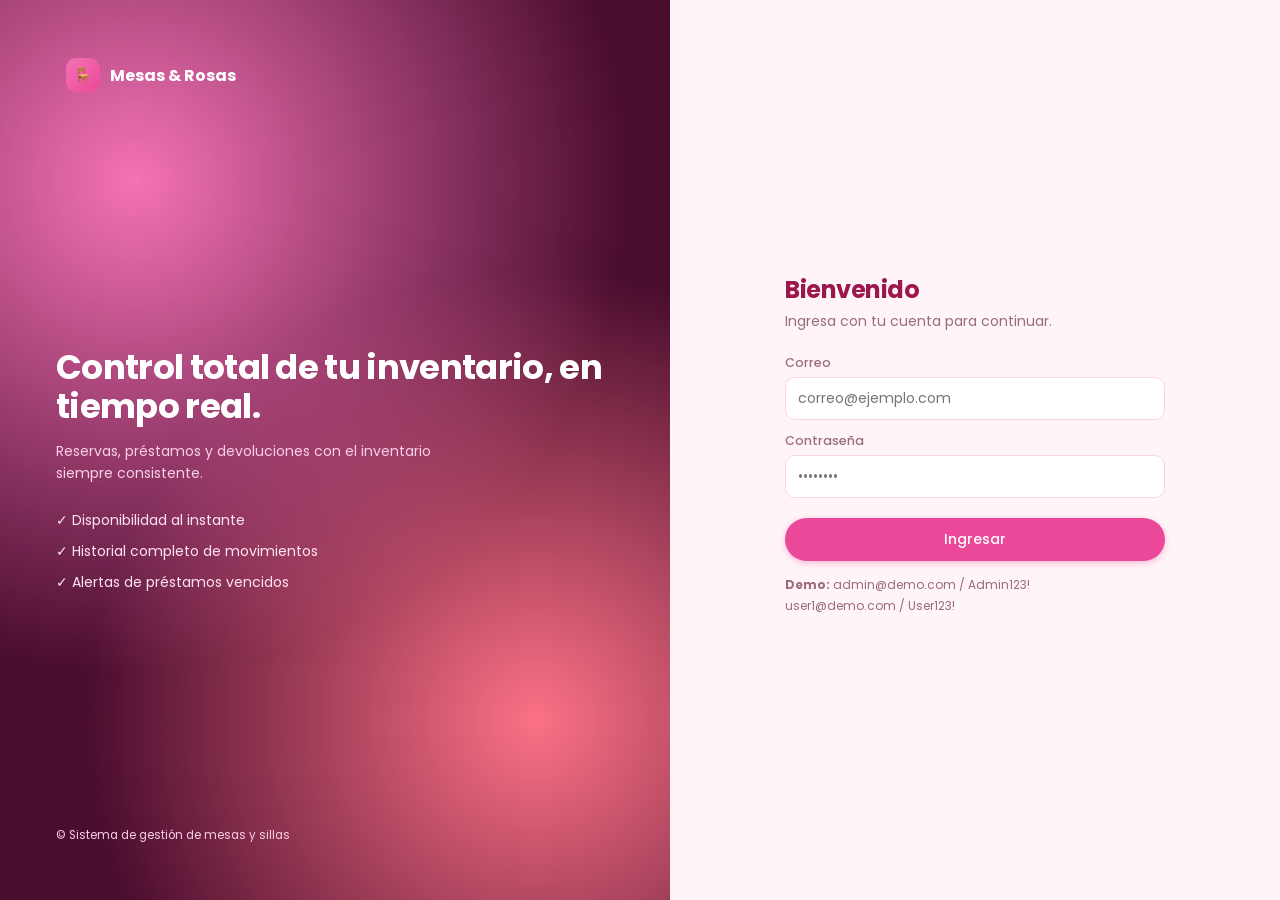
<file: frontend/index.html>
<!DOCTYPE html><html lang="es"><head><meta charset="UTF-8"><meta http-equiv="refresh" content="0;url=login.html"><title>Mesas Rosas</title></head><body data-public="1"><script>location.replace(localStorage.getItem('token')?'dashboard.html':'login.html')</script></body></html>
</file>
<file: frontend/css/styles.css>
@import url('https://fonts.googleapis.com/css2?family=Poppins:wght@400;500;600;700&display=swap');
:root{--bg:#fff5f8;--card:#fff;--text:#3b0a24;--muted:#9a6a80;--primary:#ec4899;--primary-d:#db2777;--primary-l:#fdf2f8;--ok:#10b981;--warn:#f59e0b;--err:#e11d48;--border:#fbd5e5;--side:#4a0d2e;--radius:18px;--shadow:0 1px 2px rgba(219,39,119,.05),0 8px 22px rgba(236,72,153,.10)}
*{box-sizing:border-box}
body{margin:0;font-family:Poppins,system-ui,-apple-system,"Segoe UI",Roboto,sans-serif;background:var(--bg);color:var(--text);font-size:14px;-webkit-font-smoothing:antialiased}
a{color:inherit;text-decoration:none}
.shell{display:flex;min-height:100vh}
.sidebar{width:252px;background:linear-gradient(180deg,#5b1038,#3d0a26);color:#fbcfe8;padding:22px 14px;position:fixed;inset:0 auto 0 0;transition:transform .25s;z-index:30;display:flex;flex-direction:column;gap:2px}
.brand{display:flex;align-items:center;gap:10px;padding:2px 10px 22px;color:#fff;font-weight:700;font-size:16px}
.brand .logo{width:34px;height:34px;border-radius:10px;background:linear-gradient(135deg,#f472b6,#ec4899);display:grid;place-items:center}
.nav-label{font-size:11px;text-transform:uppercase;letter-spacing:.08em;color:#f472b6;padding:14px 12px 6px}
.sidebar a{display:flex;gap:12px;align-items:center;padding:10px 12px;border-radius:10px;color:#f9a8d4;font-weight:500;transition:.15s}
.sidebar a svg{width:18px;height:18px;flex:none}
.sidebar a:hover{background:#6b1844;color:#fff}
.sidebar a.active{background:linear-gradient(135deg,#f472b6,#db2777);color:#fff;box-shadow:0 6px 16px rgba(236,72,153,.45)}
.side-foot{margin-top:auto;padding:12px;font-size:12px;color:#f9a8d4}
.main{margin-left:252px;flex:1;min-width:0}
.navbar{background:rgba(255,245,248,.85);backdrop-filter:blur(8px);border-bottom:1px solid var(--border);padding:12px 24px;display:flex;align-items:center;gap:14px;position:sticky;top:0;z-index:20}
.navbar .sp{flex:1}
.user-chip{display:flex;align-items:center;gap:10px}
.avatar{width:36px;height:36px;border-radius:50%;background:linear-gradient(135deg,#f9a8d4,#ec4899);color:#fff;display:grid;place-items:center;font-weight:600;font-size:13px}
.user-chip .n{font-weight:600;line-height:1.1}.user-chip .r{font-size:11px;color:var(--muted)}
.menu-btn{display:none}
.content{padding:26px 28px;max-width:1360px}
h1{margin:0 0 4px;font-size:26px;font-weight:700;letter-spacing:-.02em}
.sub{color:var(--muted);margin:0 0 22px}
.grid{display:grid;gap:16px}
.grid.c4{grid-template-columns:repeat(auto-fit,minmax(200px,1fr))}
.grid.c2{grid-template-columns:repeat(auto-fit,minmax(340px,1fr))}
.card{background:var(--card);border:1px solid var(--border);border-radius:var(--radius);padding:18px;box-shadow:var(--shadow)}
.card h3{margin:0 0 12px;font-size:15px;font-weight:600}
.stat{display:flex;gap:14px;align-items:center}
.stat .ico{width:46px;height:46px;border-radius:12px;display:grid;place-items:center;flex:none;background:var(--primary-l);color:var(--primary)}
.stat .ico svg{width:22px;height:22px}
.stat.ok .ico{background:#d1fae5;color:#059669}.stat.warn .ico{background:#fef3c7;color:#d97706}.stat.err .ico{background:#ffe4e6;color:#e11d48}
.stat .label{font-size:12.5px;color:var(--muted);font-weight:500}.stat .value{font-size:28px;font-weight:700;letter-spacing:-.02em;line-height:1.15}
.section-title{margin:28px 0 12px;font-size:12px;color:var(--muted);text-transform:uppercase;letter-spacing:.08em;font-weight:600}
.chart-box{position:relative;height:260px}.chart-box.sm{height:230px}
.toolbar{display:flex;flex-wrap:wrap;gap:10px;margin-bottom:16px;align-items:center}
.toolbar .sp{flex:1}
input,select,textarea{font:inherit;padding:10px 12px;border:1px solid var(--border);border-radius:10px;background:#fff;width:100%;color:var(--text)}
.toolbar input,.toolbar select{width:auto;min-width:180px}
input:focus,select:focus,textarea:focus{outline:3px solid #fce7f3;border-color:var(--primary)}
label{display:block;font-size:12.5px;color:var(--muted);margin:12px 0 5px;font-weight:500}
.btn{font:inherit;font-weight:500;border:1px solid transparent;border-radius:999px;padding:10px 18px;cursor:pointer;background:var(--primary);color:#fff;display:inline-flex;align-items:center;gap:6px;transition:.15s;box-shadow:0 2px 6px rgba(236,72,153,.35)}
.btn:hover{background:var(--primary-d)}.btn:disabled{opacity:.6;cursor:wait}
.btn-ghost{background:#fff;color:var(--text);border-color:var(--border);box-shadow:none}.btn-ghost:hover{background:#fdf2f8}
.btn-danger{background:var(--err)}.btn-danger:hover{background:#dc2626}.btn-ok{background:var(--ok)}.btn-ok:hover{background:#059669}.btn-sm{padding:6px 11px;font-size:12.5px;border-radius:8px}
.icon-btn{background:none;border:0;font-size:26px;cursor:pointer;color:var(--muted);line-height:1}
.table-wrap{overflow-x:auto;background:#fff;border:1px solid var(--border);border-radius:var(--radius);box-shadow:var(--shadow)}
table{width:100%;border-collapse:collapse;font-size:13.5px}
th,td{padding:13px 16px;text-align:left;border-bottom:1px solid var(--border);white-space:nowrap}
th{background:#fdf2f8;color:var(--muted);font-weight:600;font-size:12px;text-transform:uppercase;letter-spacing:.04em}
tbody tr:hover{background:#fff7fb}tr:last-child td{border-bottom:0}
.actions{display:flex;gap:6px;flex-wrap:wrap}
.badge{display:inline-flex;align-items:center;gap:6px;padding:4px 10px;border-radius:99px;font-size:12px;font-weight:600;background:#fce7f3;color:#9d174d}
.badge::before{content:"";width:6px;height:6px;border-radius:50%;background:currentColor}
.badge.PENDIENTE{background:#fef3c7;color:#b45309}.badge.CONFIRMADA,.badge.ACTIVO,.badge.DISPONIBLE{background:#d1fae5;color:#047857}
.badge.CANCELADA,.badge.VENCIDO,.badge.AGOTADO,.badge.INACTIVO{background:#fee2e2;color:#b91c1c}
.badge.APROBADO,.badge.PAGADO{background:#d1fae5;color:#047857}.badge.RECHAZADO{background:#fee2e2;color:#b91c1c}.badge.REEMBOLSADO{background:#ffe4e6;color:#be123c}
.badge.CONSUMIDOR_FINAL{background:#fce7f3;color:#be185d}.badge.CREDITO_FISCAL{background:#ffe4e6;color:#9f1239}
.badge.FINALIZADA,.badge.DEVUELTO{background:#fbcfe8;color:#9d174d}.badge.PARCIALMENTE_DEVUELTO{background:#ffedd5;color:#c2410c}
.bar{height:10px;border-radius:99px;background:#fce7f3;overflow:hidden;display:flex;margin-top:10px}
.bar i{display:block;height:100%}.bar .d{background:var(--ok)}.bar .r{background:var(--warn)}.bar .p{background:var(--primary)}
.legend{display:flex;gap:14px;font-size:12px;color:var(--muted);margin-top:8px;flex-wrap:wrap}
.modal-overlay{position:fixed;inset:0;background:rgba(74,13,46,.5);backdrop-filter:blur(3px);display:flex;align-items:center;justify-content:center;z-index:50;padding:16px}
.modal{background:#fff;border-radius:24px;width:100%;max-width:500px;max-height:92vh;overflow:auto;box-shadow:0 24px 60px rgba(219,39,119,.3)}
.modal-head{display:flex;justify-content:space-between;align-items:center;padding:16px 20px;border-bottom:1px solid var(--border)}.modal-head h3{margin:0;font-size:16px}
.modal-body{padding:6px 20px 20px}.modal-actions{display:flex;justify-content:flex-end;gap:8px;margin-top:20px}
.row2{display:grid;grid-template-columns:1fr 1fr;gap:12px}
#toasts{position:fixed;top:16px;right:16px;z-index:60;display:flex;flex-direction:column;gap:8px}
.toast{padding:12px 16px;border-radius:10px;color:#fff;box-shadow:0 8px 24px rgba(0,0,0,.2);background:#059669;max-width:340px;font-weight:500}.toast.error{background:#dc2626}
.empty{padding:40px;text-align:center;color:var(--muted)}
.hint{font-size:12px;color:var(--muted);margin-top:14px;line-height:1.7}
/* login */
.auth{min-height:100vh;display:grid;grid-template-columns:1.1fr 1fr}
.auth-hero{background:radial-gradient(circle at 20% 20%,#f472b6,transparent 55%),radial-gradient(circle at 80% 80%,#fb7185,transparent 50%),#4a0d2e;color:#fff;padding:56px;display:flex;flex-direction:column;justify-content:space-between}
.auth-hero h2{font-size:34px;line-height:1.15;margin:0 0 14px;letter-spacing:-.02em}.auth-hero p{color:#fbcfe8;max-width:420px;line-height:1.6}
.auth-hero ul{list-style:none;padding:0;margin:26px 0 0;display:grid;gap:10px;color:#ffe4f0}
.auth-form{display:flex;align-items:center;justify-content:center;padding:32px}
.auth-card{width:100%;max-width:380px}.auth-card h1{font-size:24px}
@media(max-width:900px){.sidebar{transform:translateX(-100%)}.sidebar.open{transform:none;box-shadow:0 0 0 100vmax rgba(74,13,46,.45)}.main{margin-left:0}.menu-btn{display:inline-flex}.content{padding:18px 14px}.user-chip .t{display:none}.auth{grid-template-columns:1fr}.auth-hero{display:none}}
/* pagos */
.pay-total{display:flex;justify-content:space-between;align-items:baseline;background:var(--primary-l);border-radius:12px;padding:14px 16px;margin-top:14px}
.pay-total span{color:var(--muted);font-weight:500}.pay-total strong{font-size:24px;letter-spacing:-.02em;color:var(--primary-d)}
.pay-detail{font-size:12.5px;color:var(--muted);margin:6px 2px 0}
.sim-banner{background:#fff1f2;color:#9f1239;border-radius:12px;padding:8px 12px;font-size:12px;font-weight:600;margin-top:14px}
fieldset.pay-fields{border:0;padding:0;margin:0;min-width:0}
.test-cards{display:grid;grid-template-columns:1fr 1fr;gap:8px;margin-top:6px}
.chip{font:inherit;text-align:left;border:1px solid var(--border);background:#fff;border-radius:10px;padding:8px 10px;cursor:pointer;display:flex;flex-direction:column;gap:2px;transition:.15s}
.chip b{font-size:12.5px}.chip small{font-size:11.5px;color:var(--muted)}
.chip:hover{border-color:var(--primary);background:var(--primary-l)}
.chip.ok{border-left:3px solid var(--ok)}.chip.bad{border-left:3px solid var(--err)}
.rcpt{text-align:center;padding-top:12px}
.rcpt-total{font-size:34px;font-weight:700;letter-spacing:-.02em}.rcpt-state{margin:6px 0 14px}
.rcpt-row{display:flex;justify-content:space-between;gap:16px;padding:9px 0;border-top:1px dashed var(--border);text-align:left}
.rcpt-row span{color:var(--muted)}.rcpt-row strong{font-weight:600;text-align:right}
.money{font-variant-numeric:tabular-nums;font-weight:600}
td.obs{max-width:120px;overflow:hidden;text-overflow:ellipsis}
table.compact th,table.compact td{padding-left:10px;padding-right:10px}
/* la columna de acciones queda siempre visible aunque la tabla tenga scroll horizontal */
table.compact th:last-child,table.compact td:last-child{position:sticky;right:0;box-shadow:-10px 0 8px -8px rgba(219,39,119,.14)}
table.compact td:last-child{background:#fff}table.compact th:last-child{background:#fdf2f8}
table.compact tbody tr:hover td:last-child{background:#fff7fb}
td .money{margin-bottom:3px}

/* ===== rosa: extras ===== */
h1{color:#9d174d}
.card{border-top:3px solid #f9a8d4}
.stat .ico{border-radius:50%}
.section-title{color:#db2777;display:flex;align-items:center;gap:10px}
.section-title::after{content:"";flex:1;height:1px;background:linear-gradient(90deg,#f9a8d4,transparent)}
.table-wrap{border-radius:20px}
.pay-total{background:linear-gradient(135deg,#fdf2f8,#ffe4f0);border:1px dashed #f9a8d4}
.chip:hover{border-color:#ec4899}
/* comprobante estilo ticket */
.rcpt{background:#fff;border:1px solid var(--border);border-radius:16px;padding:20px 18px 14px;margin-top:14px;position:relative}
.rcpt::before,.rcpt::after{content:"";position:absolute;left:0;right:0;height:8px;background:radial-gradient(circle at 6px 0,transparent 5px,#fff 5.5px) repeat-x;background-size:12px 8px}
.rcpt::before{top:-8px;transform:rotate(180deg)}.rcpt::after{bottom:-8px}
.rcpt-head{font-size:12px;letter-spacing:.12em;text-transform:uppercase;color:#db2777;font-weight:600}
.rcpt-total{color:#be185d}
.rcpt-row{border-top:1px dashed #f9a8d4}
.rcpt-fac{margin-top:14px;background:#fdf2f8;border-radius:12px;padding:10px 12px;text-align:left;font-size:13px}
.rcpt-fac b{color:#be185d}
</file>
